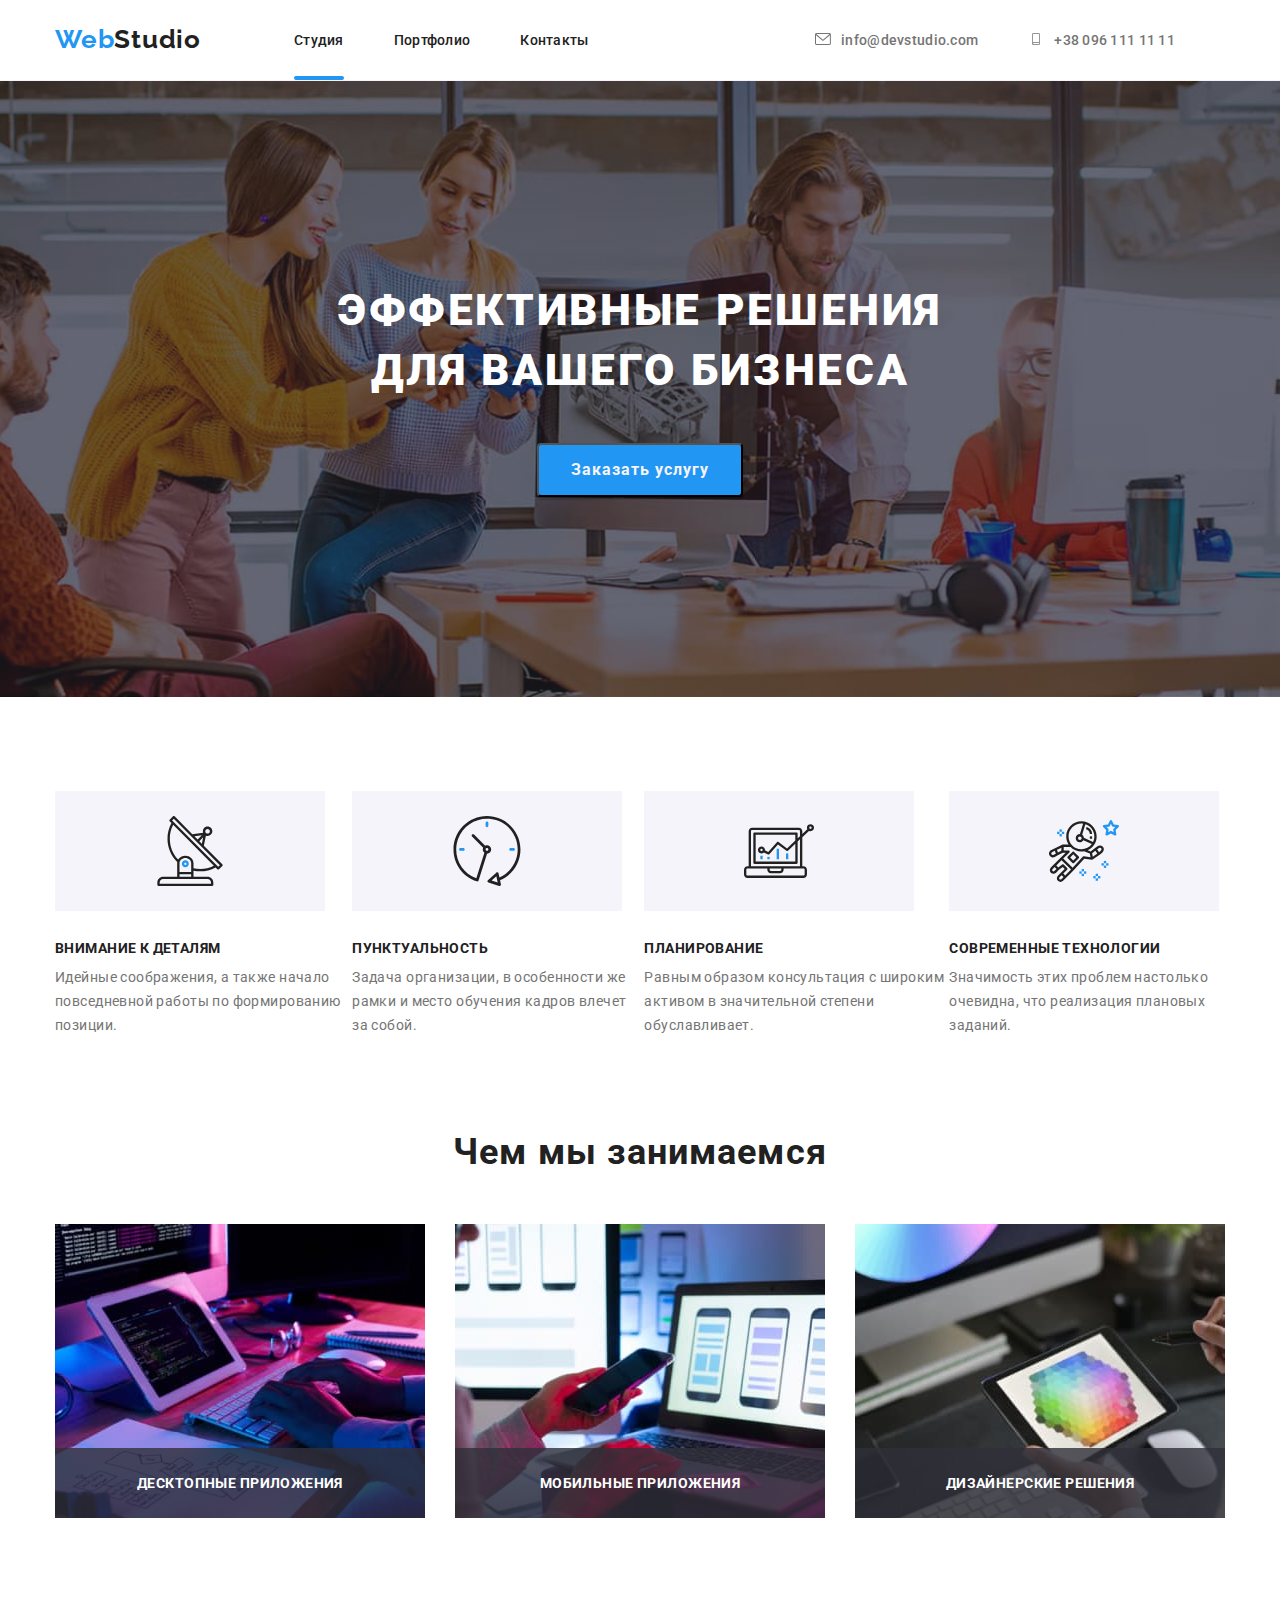
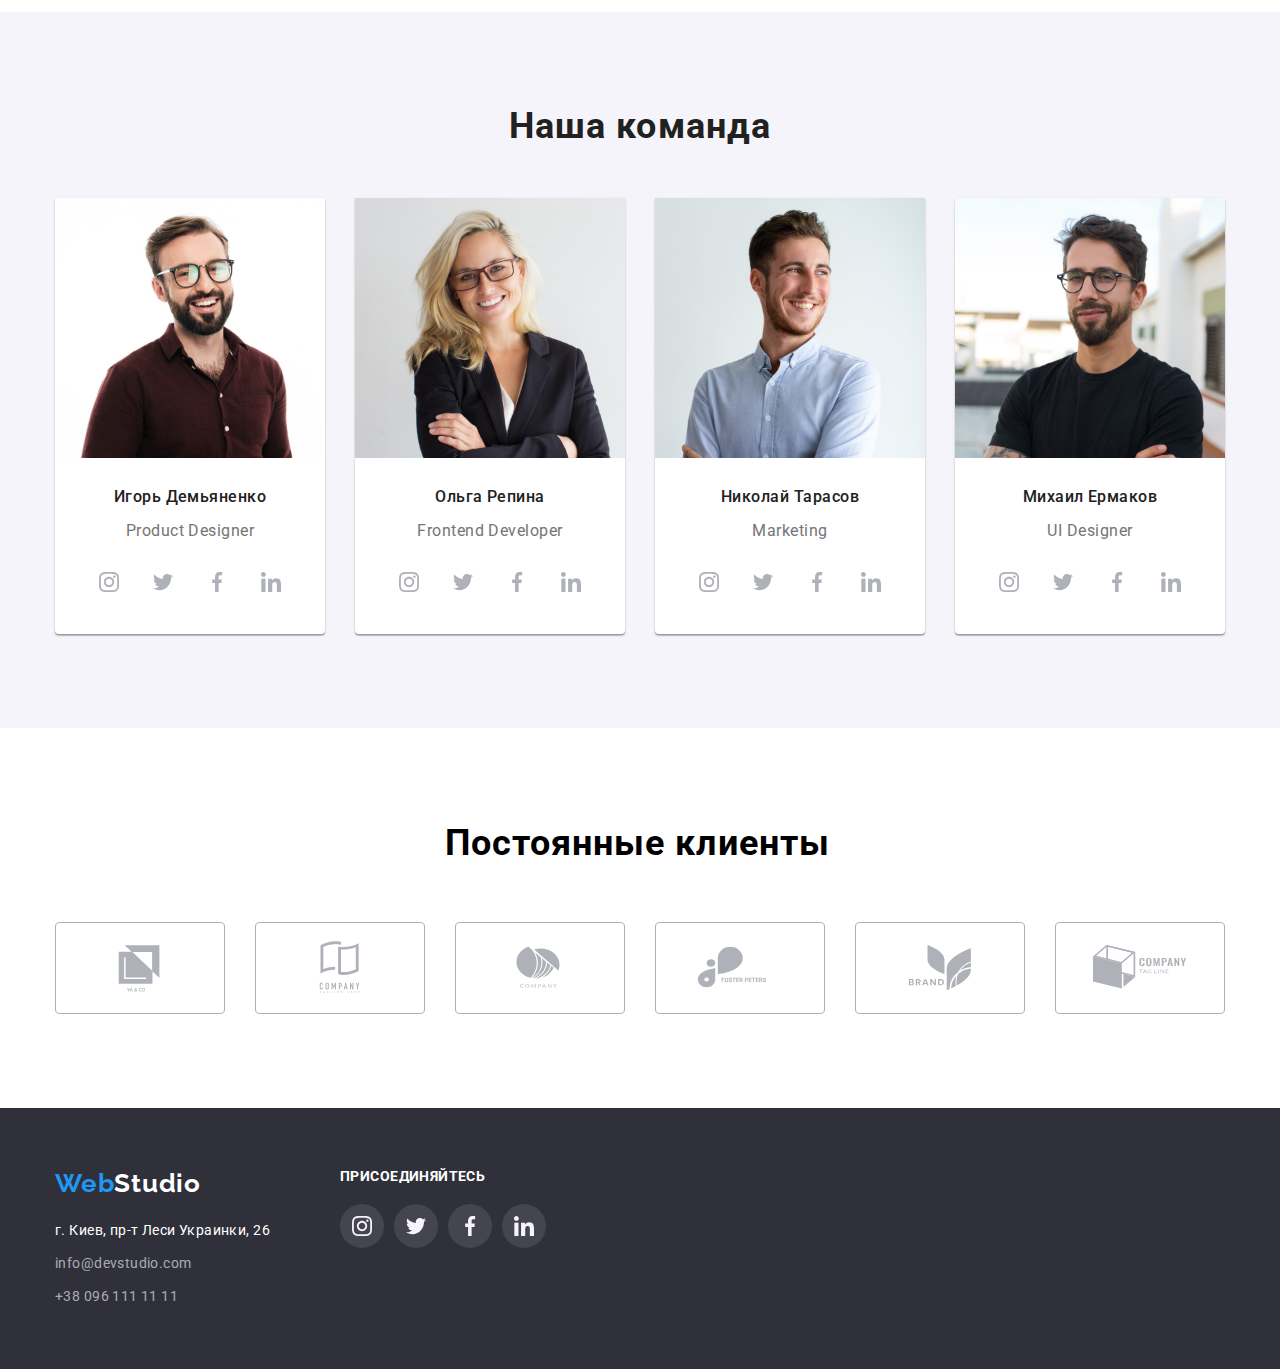
<file: index.html>
<!DOCTYPE html>
<html lang="ru">
<head>
    <meta charset="UTF-8">
    <meta http-equiv="X-UA-Compatible" content="IE=edge">
    <meta name="viewport" content="width=device-width, initial-scale=1.0">
    <title>Document</title>
    <link rel="preconnect" href="https://fonts.googleapis.com">
    <link rel="preconnect" href="https://fonts.gstatic.com" crossorigin>
    <link href="https://fonts.googleapis.com/css2?family=Raleway:wght@700&family=Roboto:wght@400;500;700;900&display=swap" rel="stylesheet">
    <link rel="stylesheet" href="./css/modern-normalize.css">
    <link rel="stylesheet" href="./css/style.css">
</head>
<body>
    <!--header-->
    <header class="header">
        <div class="container header-container">
            <nav class="header-nav">
             <a class="link header-logo" lang="en" href=""><span class="logo-color-header">Web</span>Studio</a>
                <ul class="list header-list">
                    <li><a class="link header-link current" href="./index.html">Студия</a></li>
                    <li><a class="link header-link" href="./portfolio.html">Портфолио</a></li>
                    <li><a class="link header-link" href="">Контакты</a></li>
               </ul>
         </nav>
            <div class="header-communication">
                <ul class="list header-contacts">
                    <li>
                        <a class="link header-contact" href="mailto:info@devstudio.com">
                            <svg 
                                class="icon-contact" 
                                width="16" 
                                height="12">
                            <use href="./images/icon.svg#icon-envelope"></use>
                        </svg>info@devstudio.com</a>
                    </li>
                   <li>
                       <a class="link header-contact" href="tel:+380961111111">
                        <svg 
                            class="icon-contact" 
                            width="16" 
                            height="12">
                            <use href="./images/icon.svg#icon-smartphone"></use>
                        </svg>+38 096 111 11 11</a>
                   </li>
               </ul>
            </div>
        </div>
    </header>
    <main>
        <!--hero-->
        <section class="hero section">
            <div class="conteiner hero-container">
            <h1 class="hero-text">ЭФФЕКТИВНЫЕ РЕШЕНИЯ ДЛЯ ВАШЕГО БИЗНЕСА</h1>
            <button data-modal-open type="button" class="button hero-btn">Заказать услугу</button>
            </div>
        </section>
        <!--under_hero-->
        <section class="section section-uh">
            <div class="container">
                <h2 hidden>Преимущества</h2>
                    <ul class="list uh-list">
                      <li class="uh-title-list">
                        <div><a href="" class="uh-link">
                              <svg 
                                class="icon-uh"
                                width="70"
                                height="70">
                                  <use href="./images/icon.svg#icon-antenna"></use>
                              </svg>
                            </a>
                            <h3 class="uh-title">ВНИМАНИЕ К ДЕТАЛЯМ</h3>
                            <p class="uh-item">Идейные соображения, а также начало повседневной работы по формированию позиции.</p>
                        </div>  
                    </li>
                      <li class="uh-title-list">
                        <div><a href="" class="uh-link">
                            <svg 
                                class="icon-uh" 
                                width="70" 
                                height="70">
                                <use href="./images/icon.svg#icon-clock"></use>
                            </svg>
                        </a>
                        <h3 class="uh-title">ПУНКТУАЛЬНОСТЬ</h3>
                        <p class="uh-item">Задача организации, в особенности же рамки и место обучения кадров влечет за собой.</p>
                        </div>
                    </li>
                       <li class="uh-title-list">
                        <div>
                            <a href="" class="uh-link">
                            <svg 
                                class="icon-uh" 
                                width="70" 
                                height="70">
                                <use href="./images/icon.svg#icon-diagram"></use>
                            </svg>
                        </a>
                        <h3 class="uh-title">ПЛАНИРОВАНИЕ</h3>
                        <p class="uh-item">Равным образом консультация с широким активом в значительной степени обуславливает.</p>
                        </div>
                    </li>
                      <li class="uh-title-list">
                        <div>
                        <a href="" class="uh-link">
                            <svg 
                                class="icon-uh" 
                                width="70" 
                                height="70">
                                <use href="./images/icon.svg#icon-astronaut"></use>
                            </svg>
                        </a>
                        <h3 class="uh-title">СОВРЕМЕННЫЕ ТЕХНОЛОГИИ</h3>
                        <p class="uh-item">Значимость этих проблем настолько очевидна, что реализация плановых заданий.</p>
                        </div>
                    </li>
                 </ul>
            </div>
        </section>
        <!--work-->
        <section class="section work-section">
            <div class="container container-work">
                 <h2 class="paragraph work-paragraph">Чем мы занимаемся</h2>
                 <ul class="list work-item">
                    <li class="work-item-picture">
                        <img src="./images/pc.jpg" alt="пк" width="370" height="294">
                        <p class="work-text">Десктопные приложения</p>
                    </li>
                    <li class="work-item-picture">
                        <img src="./images/smartphone.jpg" alt="смартфон" width="370" height="294">
                        <p class="work-text">Мобильные приложения</p>
                    </li>
                    <li class="work-item-picture">
                        <img src="./images/tablet.jpg" alt="планшет" width="370" height="294">
                        <p class="work-text">Дизайнерские решения</p>
                    </li>
                 </ul>
            </div>
        </section>
        <!--team-->
        <section class="section team-section">
            <div class="container">
                <h2 class="paragraph team-paragraph">Наша команда</h2>
                <div class="container-member">
                    <ul class="list team-list">
                        <li class="team-member-list">
                            <img src="./images/demyanenko.jpg" alt="демьяненко" width="270" height="260">
                            <div>
                                <h3 class="team-title">Игорь Демьяненко</h3>
                                <p lang="en" class="team-member">Product Designer</p>
                                <ul class="list team-socialnetworks-list">
                                    <li class="team-socialnetworks-item">
                                        <a href="" class="socialnetworks">
                                            <svg class="icon-socialnetwork" width="20" height="20">
                                                <use href="./images/icon.svg#icon-instagram">
                                                </use>
                                            </svg>
                                        </a>
                                    </li>
                                    <li class="team-socialnetworks-item">
                                        <a href="" class="socialnetworks">
                                            <svg class="icon-socialnetwork" width="20" height="20">
                                                <use href="./images/icon.svg#icon-twitter">
                                                </use>
                                            </svg>
                                        </a>
                                    </li>
                                    <li class="team-socialnetworks-item">
                                        <a href="" class="socialnetworks">
                                            <svg class="icon-socialnetwork" width="20" height="20">
                                                <use href="./images/icon.svg#icon-facebook">
                                                </use>
                                            </svg>
                                        </a>
                                    </li>
                                    <li class="team-socialnetworks-item">
                                        <a href="" class="socialnetworks">
                                            <svg class="icon-socialnetwork" width="20" height="20">
                                                <use href="./images/icon.svg#icon-linkedin">
                                                </use>
                                            </svg>
                                        </a>
                                    </li>
                                </ul>
                            </div>
                        </li>
                        <li class="team-member-list">
                            <img src="./images/repina.jpg" alt="репина" width="270" height="260">
                            <div>
                            <h3 class="team-title">Ольга Репина</h3>
                            <p lang="en" class="team-member">Frontend Developer</p>
                            <ul class="list team-socialnetworks-list">
                                <li class="team-socialnetworks-item">
                                    <a href="" class="socialnetworks">
                                        <svg class="icon-socialnetwork" width="20" height="20">
                                            <use href="./images/icon.svg#icon-instagram">
                                            </use>
                                        </svg>
                                    </a>
                                </li>
                                <li class="team-socialnetworks-item">
                                    <a href="" class="socialnetworks">
                                        <svg class="icon-socialnetwork" width="20" height="20">
                                            <use href="./images/icon.svg#icon-twitter">
                                            </use>
                                        </svg>
                                    </a>
                                </li>
                                <li class="team-socialnetworks-item">
                                    <a href="" class="socialnetworks">
                                        <svg class="icon-socialnetwork" width="20" height="20">
                                            <use href="./images/icon.svg#icon-facebook">
                                            </use>
                                        </svg>
                                    </a>
                                </li>
                                <li class="team-socialnetworks-item">
                                    <a href="" class="socialnetworks">
                                        <svg class="icon-socialnetwork" width="20" height="20">
                                            <use href="./images/icon.svg#icon-linkedin">
                                            </use>
                                        </svg>
                                    </a>
                                </li>
                            </ul>
                            </div>
                        </li>
                        <li class="team-member-list">
                            <img src="./images/tarasov.jpg" alt="тарасов" width="270" height="260">
                            <div>
                                <h3 class="team-title">Николай Тарасов</h3>
                                <p lang="en" class="team-member">Marketing</p>
                                <ul class="list team-socialnetworks-list">
                                    <li class="team-socialnetworks-item">
                                        <a href="" class="socialnetworks">
                                            <svg class="icon-socialnetwork" width="20" height="20">
                                                <use href="./images/icon.svg#icon-instagram">
                                                </use>
                                            </svg>
                                        </a>
                                    </li>
                                    <li class="team-socialnetworks-item">
                                        <a href="" class="socialnetworks">
                                            <svg class="icon-socialnetwork" width="20" height="20">
                                                <use href="./images/icon.svg#icon-twitter">
                                                </use>
                                            </svg>
                                        </a>
                                    </li>
                                    <li class="team-socialnetworks-item">
                                        <a href="" class="socialnetworks">
                                            <svg class="icon-socialnetwork" width="20" height="20">
                                                <use href="./images/icon.svg#icon-facebook">
                                                </use>
                                            </svg>
                                        </a>
                                    </li>
                                    <li class="team-socialnetworks-item">
                                        <a href="" class="socialnetworks">
                                            <svg class="icon-socialnetwork" width="20" height="20">
                                                <use href="./images/icon.svg#icon-linkedin">
                                                </use>
                                            </svg>
                                        </a>
                                    </li>
                                </ul>
                            </div>
                        </li>
                        <li class="team-member-list">
                            <img src="./images/ermakov.jpg" alt="ермаков" width="270" height="260">
                            <div>
                                <h3 class="team-title">Михаил Ермаков</h3>
                                <p lang="en" class="team-member">UI Designer</p>
                                <ul class="list team-socialnetworks-list">
                                    <li class="team-socialnetworks-item">
                                        <a href="" class="socialnetworks">
                                            <svg class="icon-socialnetwork" width="20" height="20">
                                                <use href="./images/icon.svg#icon-instagram">
                                                </use>
                                            </svg>
                                        </a>
                                    </li>
                                    <li class="team-socialnetworks-item">
                                        <a href="" class="socialnetworks">
                                            <svg class="icon-socialnetwork" width="20" height="20">
                                                <use href="./images/icon.svg#icon-twitter">
                                                </use>
                                            </svg>
                                        </a>
                                    </li>
                                    <li class="team-socialnetworks-item">
                                        <a href="" class="socialnetworks">
                                            <svg class="icon-socialnetwork" width="20" height="20">
                                                <use href="./images/icon.svg#icon-facebook">
                                                </use>
                                            </svg>
                                        </a>
                                    </li>
                                    <li class="team-socialnetworks-item">
                                        <a href="" class="socialnetworks">
                                            <svg class="icon-socialnetwork" width="20" height="20">
                                                <use href="./images/icon.svg#icon-linkedin">
                                                </use>
                                            </svg>
                                        </a>
                                    </li>
                                </ul>
                            </div>
                        </li>
                    </ul>
                </div>
            </div>
        </section>
        <!--our-custumers-->
        <section class="section">
            <div class="container container-custumers">
                <h2 class="custumers-text">Постоянные клиенты</h2>
                <ul class="list custumers-list">
                    <li class="custumers-list-item">
                        <a href="" class="custumers-link">
                            <svg 
                                class="icon-custumers" 
                                width="106" 
                                height="60">
                                <use href="./images/icon.svg#icon-company-yaco"></use>
                            </svg>
                        </a>
                    </li>
                    <li class="custumers-list-item">
                        <a href="" class="custumers-link">
                            <svg 
                                class="icon-custumers" 
                                width="106" 
                                height="60">
                                <use href="./images/icon.svg#icon-company-tagline-here"></use>
                            </svg>
                        </a>
                    </li>
                    <li class="custumers-list-item">
                        <a href="" class="custumers-link">
                            <svg 
                                class="icon-custumers" 
                                width="106" 
                                height="60">
                                <use href="./images/icon.svg#icon-company-circle"></use>
                            </svg>
                        </a>
                    </li>
                    <li class="custumers-list-item">
                        <a href="" class="custumers-link">
                            <svg 
                                class="icon-custumers" 
                                width="106" 
                                height="60">
                                <use href="./images/icon.svg#icon-company-foster"></use>
                            </svg>
                        </a>
                    </li>
                    <li class="custumers-list-item">
                        <a href="" class="custumers-link">
                            <svg 
                                class="icon-custumers" 
                                width="106" 
                                height="60">
                                <use href="./images/icon.svg#icon-company-brand"></use>
                            </svg>
                        </a>
                    </li>
                    <li class="custumers-list-item">
                        <a href="" class="custumers-link">
                            <svg 
                                class="icon-custumers"
                                width="106" 
                                height="60">
                                <use href="./images/icon.svg#icon-company-tagline"></use>
                            </svg>
                        </a>
                    </li>
                </ul>
                </div>
        </section>
    </main>
    <!--footer-->
    <footer class="footer">
        <section class="section section-footer">
            <h2 hidden>footer</h2>
            <div class="container container-footer">
                <div>
                    <a class="link footer-logo" lang="en" href=""><span class="logo-color-footer">Web</span>Studio</a>
                    <address class="adress-footer">
                    <ul class="list footer-list">
                        <li class="footer-link-list">
                            <a class="link footer-link" href="https://goo.gl/maps/SByHTxkLmD4HYPQ19">г. Киев, пр-т Леси Украинки, 26</a>
                        </li>
                        <li class="footer-link-list">
                            <a class="link footer-link adr" href="mailto:info@devstudio.com">info@devstudio.com</a>
                        </li>
                        <li class="footer-link-list">
                            <a class="link footer-link adr" href="tel:+380961111111">+38 096 111 11 11</a>
                        </li>
                    </ul>
                    </address>
                </div>
                <div class="container-footer-socialnetwork">
                <h3 class="footer-socialnetwork-text">ПРИСОЕДИНЯЙТЕСЬ</h3>
                <ul class="list footer-socialnetworks-list">
                    <li class="team-socialnetworks-item">
                        <a href="" class="socialnetworks-footer">
                            <svg 
                                class="icon-socialnetwork-footer" 
                                width="20" 
                                height="20">
                                <use href="./images/icon.svg#icon-instagram">
                                </use>
                            </svg>
                        </a>
                    </li>
                    <li class="team-socialnetworks-item">
                        <a href="" class="socialnetworks-footer">
                            <svg 
                            class="icon-socialnetwork-footer" 
                            width="20" 
                            height="20">
                                <use href="./images/icon.svg#icon-twitter">
                                </use>
                            </svg>
                        </a>
                    </li>
                    <li class="team-socialnetworks-item">
                        <a href="" class="socialnetworks-footer">
                            <svg 
                            class="icon-socialnetwork-footer" 
                            width="20" 
                            height="20">
                                <use href="./images/icon.svg#icon-facebook">
                                </use>
                            </svg>
                        </a>
                    </li>
                    <li class="team-socialnetworks-item">
                        <a href="" class="socialnetworks-footer">
                            <svg 
                            class="icon-socialnetwork-footer" 
                            width="20" 
                            height="20">
                                <use href="./images/icon.svg#icon-linkedin">
                                </use>
                            </svg>
                        </a>
                    </li>
                </ul>
                </div>
            </div>
        </section>
    </footer>
    <!--modal-->
    <div class="backdrop is-hidden" data-modal>
        <div class="modal">
            <button type="button" class="modal-close" data-modal-close>
                <svg class="modal-close-icon"
                 width="11" 
                 height="11"
                 top="3px"
                 left= "4px">
                    <use href="./images/icon.svg#icon-close-black-18dp-2-1"></use>
                </svg>
            </button>
        </div>
    </div>
    <script src="./js/modal.js"></script>
</body>
</html>
</file>
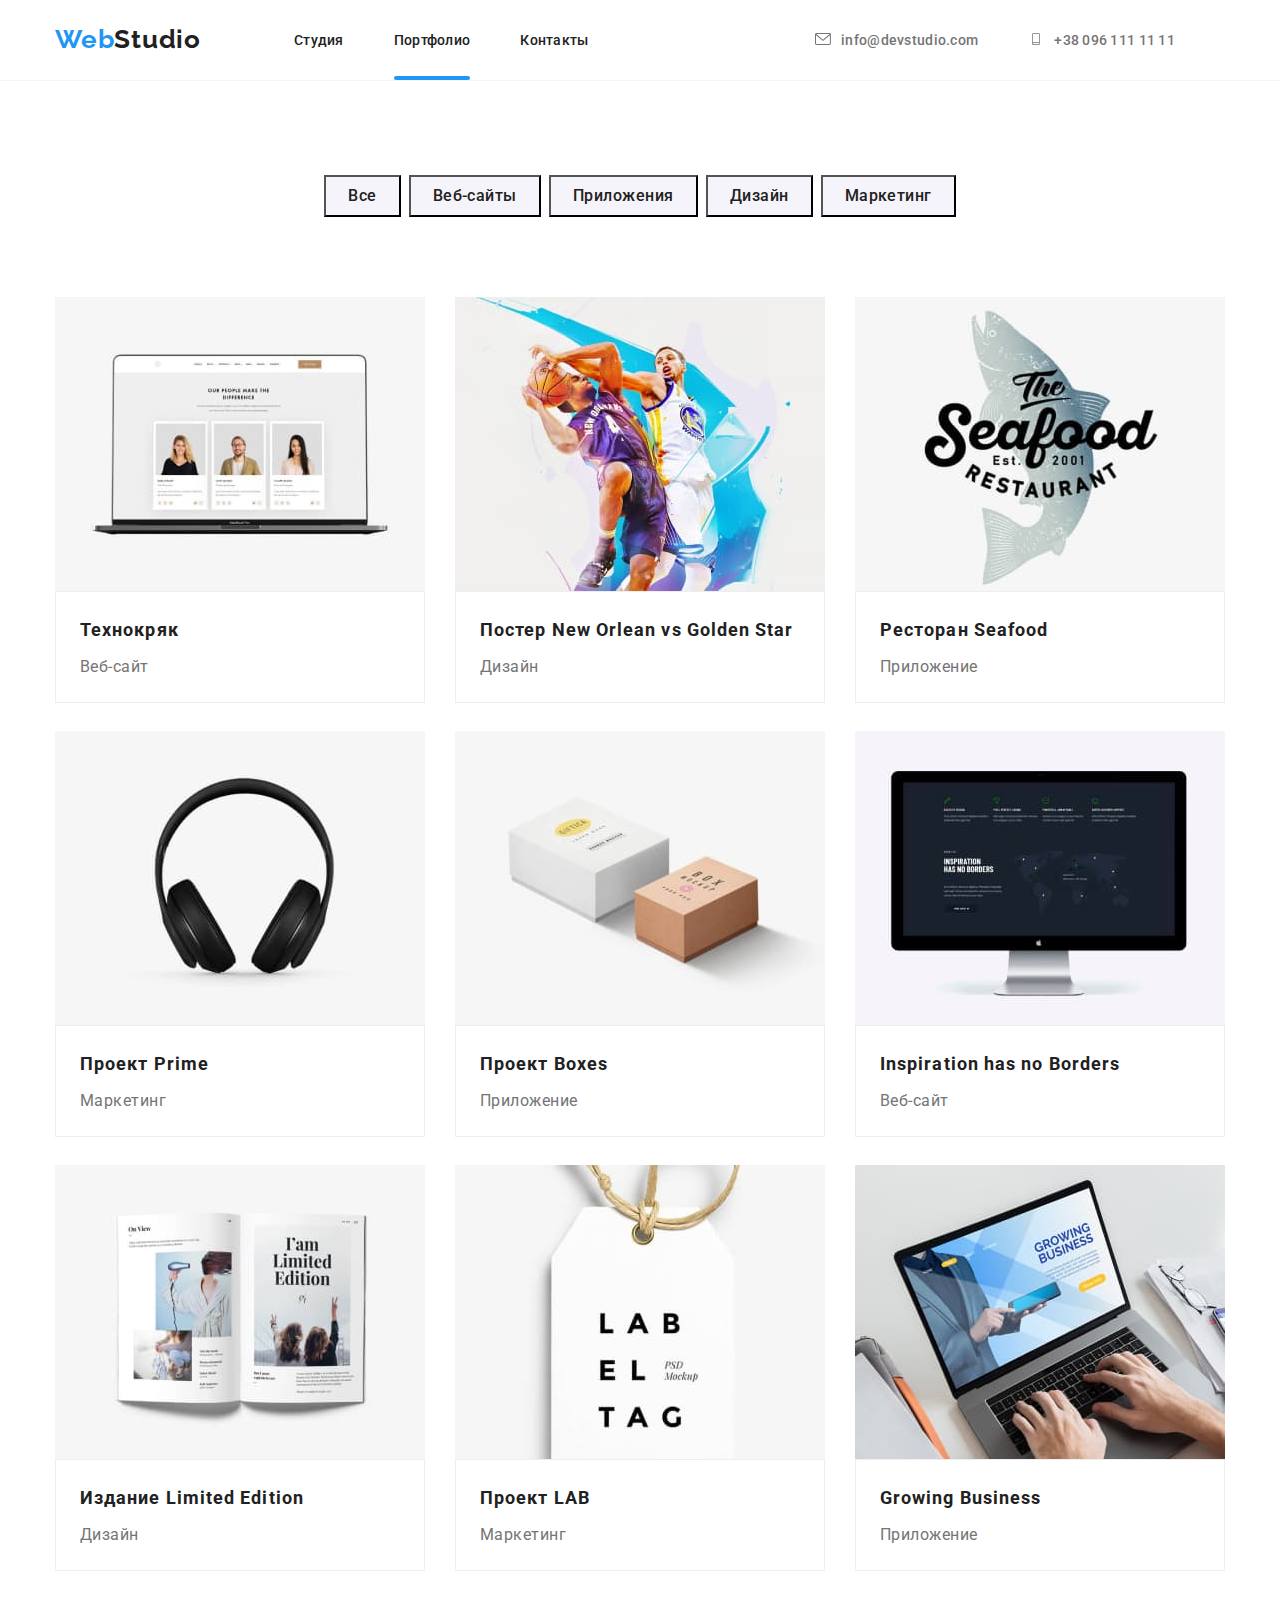
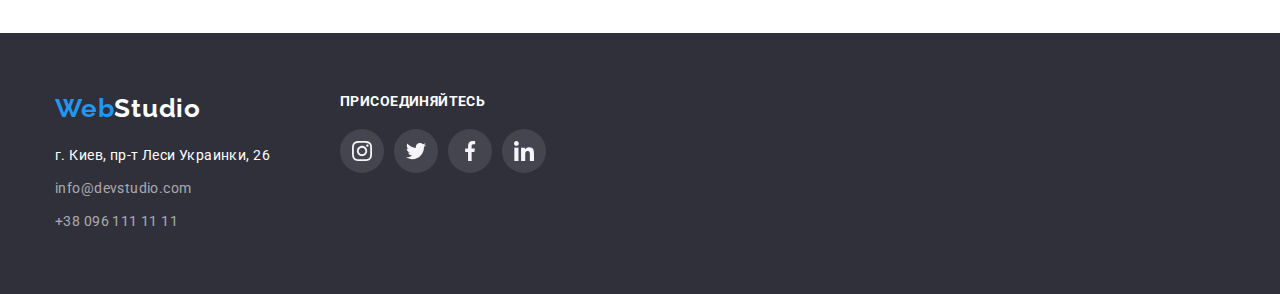
<file: portfolio.html>
<!DOCTYPE html>
<html lang="ru">

<head>
    <meta charset="UTF-8">
    <meta http-equiv="X-UA-Compatible" content="IE=edge">
    <meta name="viewport" content="width=device-width, initial-scale=1.0">
    <title>Document</title>
    <link rel="preconnect" href="https://fonts.googleapis.com">
    <link rel="preconnect" href="https://fonts.gstatic.com" crossorigin>
    <link
        href="https://fonts.googleapis.com/css2?family=Raleway:wght@700&family=Roboto:wght@400;500;700;900&display=swap"
        rel="stylesheet">
    <link rel="stylesheet" href="./css/modern-normalize.css">
    <link rel="stylesheet" href="./css/style.css">
</head>

<body>
    <!--header-->
    <header class="header">
        <div class="container header-container">
            <nav class="header-nav">
                <a class="link header-logo" lang="en" href=""><span class="logo-color-header">Web</span>Studio</a>
                <ul class="list header-list">
                    <li><a class="link header-link" href="./index.html">Студия</a></li>
                    <li><a class="link header-link current" href="./portfolio.html">Портфолио</a></li>
                    <li><a class="link header-link" href="">Контакты</a></li>
                </ul>
            </nav>
            <div class="header-communication">
                <ul class="list header-contacts">
                    <li>
                        <a class="link header-contact" href="mailto:info@devstudio.com">
                            <svg class="icon-contact" width="16" height="12">
                                <use href="./images/icon.svg#icon-envelope"></use>
                            </svg>info@devstudio.com</a>
                    </li>
                    <li>
                        <a class="link header-contact" href="tel:+380961111111">
                            <svg class="icon-contact" width="16" height="12">
                                <use href="./images/icon.svg#icon-smartphone"></use>
                            </svg>+38 096 111 11 11</a>
                    </li>
                </ul>
            </div>
        </div>
    </header>
    <main>
        <section class="section">
            <div class="container">
                <!--works_buttons-->
                <ul class="list button-style">
                    <li class="btn-potfolio"><button type="button" class="button-list">Все</button></li>
                    <li class="btn-potfolio"><button type="button" class="button-list">Веб-сайты</button></li>
                    <li class="btn-potfolio"><button type="button" class="button-list">Приложения</button></li>
                    <li class="btn-potfolio"><button type="button" class="button-list">Дизайн</button></li>
                    <li class="btn-potfolio"><button type="button" class="button-list">Маркетинг</button></li>
                </ul>
                <!--our_works-->
                <ul class="list work-portfolio">
                    <li class="work-portfolio-link">
                        <div class="portfolio-our-works">
                            <a href="" class="link link-portfolio"></a>
                            <div class="portfolio-overlay">
                                <img src="./images/second_list/technocr.jpg" alt="технокряк" width="370" height="294">
                                <p class="overlay-text">Технокряк это современная площадка распространения коронавируса. Компании используют эту платформу для цифрового
                                шпионажа и атак на защищённые сервера конкурентов.</p>
                            </div>
                            <div class="description-works">
                                <h3 class="works-title">Технокряк</h3>
                                <p class="works-item">Веб-сайт</p>
                            </div>
                        </div>
                        </a>
                    </li>
                    <li class="work-portfolio-link">
                        <div class="portfolio-our-works">
                            <a href="" class="link link-portfolio"></a>
                                <div class="portfolio-overlay">
                                    <img src="./images/second_list/design.jpg" alt="постер" width="370" height="294">
                                    <p class="overlay-text">Технокряк это современная площадка распространения коронавируса. Компании используют эту
                                    платформу для цифрового
                                    шпионажа и атак на защищённые сервера конкурентов.</p>
                                </div>
                                <div class="description-works">
                                    <h3 class="works-title">Постер<span lang="en"> New Orlean vs Golden Star</span></h3>
                                     <p class="works-item">Дизайн</p>
                                </div>
                            </a>
                        </div>
                    </li>
                    <li class="work-portfolio-link">
                        <div class="portfolio-our-works">
                            <div class="portfolio-overlay">
                            <a href="" class="link link-portfolio">
                                <img src="./images/second_list/application.jpg" alt="ресторан" width="370" height="294">
                            <p class="overlay-text">Технокряк это современная площадка распространения коронавируса. Компании используют эту
                                платформу для цифрового
                                шпионажа и атак на защищённые сервера конкурентов.</p>
                            </div>
                            <div class="description-works">
                                <h3 class="works-title">Ресторан <span lang="en">Seafood</span></h3>
                                <p class="works-item">Приложение</p>
                            </div>
                            </a>
                        </div>
                    </li>
                    <li class="work-portfolio-link">
                        <div class="portfolio-our-works">
                            <a href="" class="link link-portfolio">
                                <div class="portfolio-overlay">
                                <img src="./images/second_list/marketing.jpg" alt="наушники" width="370" height="294">
                                <p class="overlay-text">Технокряк это современная площадка распространения коронавируса. Компании используют эту
                                    платформу для цифрового
                                    шпионажа и атак на защищённые сервера конкурентов.</p>
                                </div>
                                <div class="description-works">
                                    <h3 class="works-title">Проект <span lang="en">Prime</span></h3>
                                    <p class="works-item">Маркетинг</p>
                                </div>
                            </a>
                        </div>
                    </li>
                    <li class="work-portfolio-link">
                        <div class="portfolio-our-works">
                            <a href="" class="link link-portfolio">
                                <div class="portfolio-overlay">
                                <img src="./images/second_list/appl_block.jpg" alt="блоки" width="370" height="294">
                                <p class="overlay-text">Технокряк это современная площадка распространения коронавируса. Компании используют эту
                                    платформу для цифрового
                                    шпионажа и атак на защищённые сервера конкурентов.</p>
                                </div>
                                <div class="description-works">
                                    <h3 class="works-title">Проект <span lang="en">Boxes</span></h3>
                                    <p class="works-item">Приложение</p>
                                </div>
                            </a>
                        </div>
                    </li>
                    <li class="work-portfolio-link">
                        <div class="portfolio-our-works">
                            <a href="" class="link link-portfolio">
                                <div class="portfolio-overlay">
                                <img src="./images/second_list/web_site.jpg" alt="веб-сайт" width="370" height="294">
                                <p class="overlay-text">Технокряк это современная площадка распространения коронавируса. Компании используют эту
                                    платформу для цифрового
                                    шпионажа и атак на защищённые сервера конкурентов.</p>
                                </div>
                                <div class="description-works">
                                    <h3 class="works-title" lang="en">Inspiration has no Borders</h3>
                                    <p class="works-item">Веб-сайт</p>
                                </div>
                            </a>
                        </div>
                    </li>
                    <li class="work-portfolio-link">
                        <div class="portfolio-our-works">
                            <a href="" class="link link-portfolio">
                                <div class="portfolio-overlay">
                                <img src="./images/second_list/design_book.jpg" alt="книга" width="370" height="294">
                                <p class="overlay-text">Технокряк это современная площадка распространения коронавируса. Компании используют эту
                                    платформу для цифрового
                                    шпионажа и атак на защищённые сервера конкурентов.</p>
                                </div>
                                <div class="description-works">
                                    <h3 class="works-title">Издание <span lang="en">Limited Edition</span></h3>
                                    <p class="works-item">Дизайн</p>
                                </div>
                            </a>
                        </div>
                    </li>
                    <li class="work-portfolio-link">
                        <div class="portfolio-our-works">
                            <a href="" class="link link-portfolio">
                                <div class="portfolio-overlay">
                                <img src="./images/second_list/marketinng_label.jpg" alt="лейбел" width="370"
                                    height="294">
                                <p class="overlay-text">Технокряк это современная площадка распространения коронавируса. Компании используют эту
                                    платформу для цифрового
                                    шпионажа и атак на защищённые сервера конкурентов.</p>
                                </div>
                                <div class="description-works">
                                    <h3 class="works-title">Проект <span lang="en">LAB</span></h3>
                                    <p class="works-item">Маркетинг</p>
                                </div>
                            </a>
                        </div>
                    </li>
                    <li class="work-portfolio-link">
                        <div class="portfolio-our-works">
                            <a href="" class="link link-portfolio">
                                <div class="portfolio-overlay">
                                <img src="./images/second_list/appl_laptop.jpg" alt="ноутбук" width="370" height="294">
                                <p class="overlay-text">Технокряк это современная площадка распространения коронавируса. Компании используют эту
                                    платформу для цифрового
                                    шпионажа и атак на защищённые сервера конкурентов.</p>
                                </div>
                                <div class="description-works">
                                    <h3 class="works-title" lang="en">Growing Business</h3>
                                    <p class="works-item">Приложение</p>
                                </div>
                            </a>
                        </div>
                    </li>
                </ul>
            </div>
        </section>
    </main>
<footer class="footer">
    <section class="section section-footer">
        <h2 hidden>footer</h2>
        <div class="container container-footer">
            <div>
                <a class="link footer-logo" lang="en" href=""><span class="logo-color-footer">Web</span>Studio</a>
                <address class="adress-footer">
                    <ul class="list footer-list">
                        <li class="footer-link-list">
                            <a class="link footer-link" href="https://goo.gl/maps/SByHTxkLmD4HYPQ19">г. Киев, пр-т Леси
                                Украинки, 26</a>
                        </li>
                        <li class="footer-link-list">
                            <a class="link footer-link adr" href="mailto:info@devstudio.com">info@devstudio.com</a>
                        </li>
                        <li class="footer-link-list">
                            <a class="link footer-link adr" href="tel:+380961111111">+38 096 111 11 11</a>
                        </li>
                    </ul>
                </address>
            </div>
            <div class="container-footer-socialnetwork">
                <h3 class="footer-socialnetwork-text">ПРИСОЕДИНЯЙТЕСЬ</h3>
                <ul class="list footer-socialnetworks-list">
                    <li class="team-socialnetworks-item">
                        <a href="" class="socialnetworks-footer">
                            <svg class="icon-socialnetwork-footer" width="20" height="20">
                                <use href="./images/icon.svg#icon-instagram">
                                </use>
                            </svg>
                        </a>
                    </li>
                    <li class="team-socialnetworks-item">
                        <a href="" class="socialnetworks-footer">
                            <svg class="icon-socialnetwork-footer" width="20" height="20">
                                <use href="./images/icon.svg#icon-twitter">
                                </use>
                            </svg>
                        </a>
                    </li>
                    <li class="team-socialnetworks-item">
                        <a href="" class="socialnetworks-footer">
                            <svg class="icon-socialnetwork-footer" width="20" height="20">
                                <use href="./images/icon.svg#icon-facebook">
                                </use>
                            </svg>
                        </a>
                    </li>
                    <li class="team-socialnetworks-item">
                        <a href="" class="socialnetworks-footer">
                            <svg class="icon-socialnetwork-footer" width="20" height="20">
                                <use href="./images/icon.svg#icon-linkedin">
                                </use>
                            </svg>
                        </a>
                    </li>
                </ul>
            </div>
        </div>
    </section>
</footer>
</body>

</html>
</file>
<file: css/style.css>
:root {
  --main-text-color: #757575;
  --accent-text-color: #212121;
  --second-text-color: #fff;
  --active-text-color: #2196f3;
  --main-button-color: #2196f3;
  --background-team: #f5f4fa;
  --icon-socialnetwork-color: #afb1b8;
}
p,
h1,
h2,
h3,
h4,
h5,
h6 {
  margin: 0;
}

ul {
  margin: 0;
  padding: 0;
}

img {
  display: block;
  max-width: 100%;
  height: auto;
}

body {
  font-family: "roboto", "sans-serif";
}

.list {
  list-style: none;
}

.link {
  text-decoration: none;
  font-style: normal;
}

.container {
  width: 1200px;
  padding-left: 15px;
  padding-right: 15px;
  margin: 0 auto;
}

.section {
  padding-top: 94px;
  padding-bottom: 94px;
}

/*header*/
.header {
  border-bottom: 1px solid var(--background-team);
}

.header-link {
  font-weight: 500;
  font-size: 14px;
  line-height: 1.14;
  letter-spacing: 0.02em;
  color: var(--accent-text-color);
  padding-top: 32px;
  padding-bottom: 32px;
  transition: color 250ms cubic-bezier(0.4, 0, 0.2, 1);
  position: relative;
  margin-right: 50px;
}

.header-link.current::after {
  content: "";
  width: 100%;
  height: 4px;
  left: 0;
  bottom: 0;
  border-radius: 2px;
  position: absolute;
  background-color: var(--main-button-color);
  transition: opacity 250ms cubic-bezier(0.4, 0, 0.2, 1);
}

.header-list :hover,
.header-list :focus {
  color: var(--active-text-color);
}

.header-nav {
  display: flex;
  align-items: center;
}

.header-container {
  display: flex;
  align-items: center;
}

.header-list {
  display: flex;
}

.header-communication {
  margin-left: auto;
}

.header .header-contact {
  font-weight: 500;
  font-size: 14px;
  line-height: 1.14;
  color: var(--main-text-color);
  letter-spacing: 0.02em;
  transition: color 250ms cubic-bezier(0.4, 0, 0.2, 1);
}

.header-contact:hover,
.header-contact:focus {
  color: var(--active-text-color);
}

.icon-contact {
  fill: var(--main-text-color);
  margin-right: 10px;
  transition: color 250ms cubic-bezier(0.4, 0, 0.2, 1);
}

.header-contact:hover .icon-contact,
.header-contact:focus .icon-contact {
  fill: var(--active-text-color);
}

.header-contact {
  padding-top: 32px;
  padding-bottom: 32px;
  margin-right: 50px;
}

.header-contacts {
  display: flex;
}

.header-logo {
  font-family: Raleway;
  font-weight: 700;
  font-size: 26px;
  line-height: 1.19;
  letter-spacing: 0.03em;
  color: var(--accent-text-color);
  margin-right: 93px;
  padding-top: 24px;
  padding-bottom: 25px;
}

.logo-color-header {
  color: var(--active-text-color);
}

/*------main-----*/
.hero {
  background-color: #2f303a;
  background-image: linear-gradient(
      rgba(47, 48, 58, 0.4),
      rgba(47, 48, 58, 0.4)
    ),
    url(../images/hero-background.jpg);
  background-repeat: no-repeat;
  background-position: center;
  background-size: cover;
  font-weight: 900;
  font-size: 44px;
  line-height: 1.36;
  letter-spacing: 0.06em;
  color: var(--second-text-color);
  padding-top: 200px;
  padding-bottom: 200px;
  text-align: center;
}

.hero-container {
  flex-grow: 1;
}

.hero-text {
  font-family: Roboto;
  font-weight: 900;
  font-size: 44px;
  line-height: 1.36;
  margin-bottom: 30px;
  width: 696px;
  margin-left: auto;
  margin-right: auto;
}

.button {
  font-family: inherit;
  font-weight: 700;
  font-size: 16px;
  line-height: 1.87;
  letter-spacing: 0.06em;
  color: var(--accent-text-color);
}

.hero-btn {
  padding: 10px 32px 10px 32px;
  min-width: 200px;
  min-height: 50px;
  color: var(--background-team);
  background-color: var(--active-text-color);
  box-shadow: 0px 3px 1px rgba(0, 0, 0, 0.1), 0px 1px 2px rgba(0, 0, 0, 0.08),
    0px 2px 2px rgba(0, 0, 0, 0.12);
  border-radius: 4px;
  transition: color 250ms cubic-bezier(0.4, 0, 0.2, 1);
}

.hero-btn:focus,
.hero-btn:hover {
  color: var(--second-text-color);
  background: var(--main-button-color);
  box-shadow: 0px 3px 1px rgba(0, 0, 0, 0.1), 0px 1px 2px rgba(0, 0, 0, 0.08),
    0px 2px 2px rgba(0, 0, 0, 0.12);
  border-radius: 4px;
}

.button-list {
  font-family: inherit;
  font-weight: 500;
  font-size: 16px;
  line-height: 1.62;
  letter-spacing: 0.03em;
  cursor: pointer;
  padding: 6px 22px;
}

/*under-hero*/
.uh-link {
  width: 100%;
  height: 100%;
  background-color: var(--background-team);
  display: flex;
  align-items: center;
  justify-content: center;
  width: 270px;
  height: 120px;
}

.uh-list {
  display: flex;
}

.uh-title {
  font-weight: 700;
  font-size: 14px;
  line-height: 1.14;
  letter-spacing: 0.03em;
  color: var(--accent-text-color);
  padding-top: 30px;
  padding-bottom: 10px;
}

.uh-item {
  font-size: 14px;
  line-height: 1.71;
  letter-spacing: 0.03em;
  color: var(--main-text-color);
}

/*work*/
.work-item-picture {
  position: relative;
}

.work-text {
  position: absolute;
  bottom: 0;
  left: 0;
  font-weight: 700;
  font-size: 14px;
  line-height: 16px;
  text-align: center;
  letter-spacing: 0.03em;
  text-transform: uppercase;
  color: var(--second-text-color);
  background-color: rgba(47, 48, 58, 0.8);
  width: 370px;
  height: 70px;
  display: flex;
  align-items: center;
  justify-content: center;
}

.paragraph {
  font-weight: 700;
  font-size: 36px;
  line-height: 1.16;
  letter-spacing: 0.03em;
  color: var(--accent-text-color);
  margin-bottom: 50px;
}
.work-section {
  padding-top: 0px;
}

.work-paragraph {
  text-align: center;
}

.work-item {
  display: flex;
  text-align: center;
  margin-right: -30px;
}

.work-item-picture {
  margin-right: 30px;
}

/*---work-buttons---*/

.button-style {
  display: flex;
  justify-content: center;
  margin-bottom: 50px;
  border-radius: 4px;
  cursor: pointer;
}

.button-list {
  color: var(--accent-text-color);
  background-color: var(--background-team);
}

.button-list {
  transition: color, background-color,
    box-shadow 250ms cubic-bezier(0.4, 0, 0.2, 1);
}

.button-list:focus,
.button-list:hover {
  color: var(--second-text-color);
  background-color: var(--main-button-color);
  box-shadow: 0px 3px 1px rgba(0, 0, 0, 0.1), 0px 1px 2px rgba(0, 0, 0, 0.08),
    0px 2px 2px rgba(0, 0, 0, 0.12);
  border-radius: 4px;
}

.btn-potfolio:not(:last-child) {
  padding-right: 8px;
}

/*---our-works---*/

.portfolio-our-works {
  width: 370px;
  height: 404px;
}

.portfolio-overlay {
  position: relative;
  overflow: hidden;
}

.overlay-text {
  position: absolute;
  top: 0;
  left: 0;
  background-color: rgba(33, 150, 243, 0.5);
  padding: 40px;
  height: 100%;
  color: #ffffff;
  font-size: 18px;
  line-height: 28px;
  letter-spacing: 0.03em;
  transform: translateY(100%);
  transition: transform 250ms cubic-bezier(0.4, 0, 0.2, 1);
}

.portfolio-overlay:hover .overlay-text {
  transform: translateY(0);
}

/*.portfolio-overlay::before {
  position: absolute;
  content: "";
  width: 100%;
  height: 100%;
  background-color: rgba(33, 150, 243, 0.5);
  opacity: 0;
}*/

.portfolio-overlay:hover::before,
.portfolio-overlay:focus::before {
  opacity: 1;
}

.link-portfolio {
  display: block;
  transition: border, box-shadow 250ms cubic-bezier(0.4, 0, 0.2, 1);
}

.work-portfolio {
  display: flex;
  flex-wrap: wrap;
  margin-left: -30px;
  margin-bottom: -30px;
}

.work-portfolio-link {
  margin-left: 30px;
  margin-top: 30px;
  display: block;
}

.portfolio-our-works:hover,
.portfolio-our-works:focus {
  border: 1px solid #eeeeee;
  box-sizing: border-box;
  box-shadow: 0px 1px 1px rgba(0, 0, 0, 0.12), 0px 4px 4px rgba(0, 0, 0, 0.06),
    1px 4px 6px rgba(0, 0, 0, 0.16);
  opacity: 1;
}

.description-works {
  padding: 20px 24px;
  background: #ffffff;
  border: 1px solid #eeeeee;
  box-sizing: border-box;
}

.works-title {
  font-weight: 700;
  font-size: 18px;
  line-height: 2;
  letter-spacing: 0.06em;
  color: var(--accent-text-color);
}

.works-item {
  font-weight: 400;
  font-size: 16px;
  line-height: 1.87;
  letter-spacing: 0.03em;
  color: var(--main-text-color);
  padding-top: 4px;
}
/*---team---*/
.team-list {
  display: flex;
}

.container-member {
  display: flex;
  justify-content: space-between;
}

.team-paragraph {
  text-align: center;
}

.team-section {
  background-color: var(--background-team);
  display: flex;
}

.team-title {
  font-weight: 500;
  font-size: 16px;
  line-height: 1.18;
  letter-spacing: 0.03em;
  color: var(--accent-text-color);
  margin-top: 30px;
}
.team-member-list {
  background: var(--second-text-color);
  box-shadow: 0px 1px 3px rgba(0, 0, 0, 0.12), 0px 1px 1px rgba(0, 0, 0, 0.14),
    0px 2px 1px rgba(0, 0, 0, 0.2);
  border-radius: 0px 0px 4px 4px;
  text-align: center;
}

.team-member-list:not(:last-child) {
  margin-right: 30px;
}

.team-member {
  font-style: regular;
  font-size: 16px;
  line-height: 1.71;
  letter-spacing: 0.03em;
  color: var(--main-text-color);
  margin-top: 10px;
}

.team-description {
  margin: 30px 32px;
}

.team-socialnetworks-list {
  display: flex;
  justify-content: center;
  margin-top: 16px;
  margin-bottom: 30px;
}

.team-socialnetworks-item {
  width: 44px;
  height: 44px;
  border-radius: 50%;
}

.team-socialnetworks-item:not(:last-child) {
  margin-right: 10px;
}

.socialnetworks {
  width: 100%;
  height: 100%;
  border-radius: 50%;
  background-color: var(--second-text-color);
  display: flex;
  align-items: center;
  justify-content: center;
  transition: background-color, 250ms cubic-bezier(0.4, 0, 0.2, 1);
}

.icon-socialnetwork {
  transition: fill, 250ms cubic-bezier(0.4, 0, 0.2, 1);
}

.socialnetworks:hover,
.socialnetworks:focus {
  background-color: var(--active-text-color);
}

.icon-socialnetwork {
  fill: var(--icon-socialnetwork-color);
}

.socialnetworks:hover .icon-socialnetwork,
.socialnetworks:focus .icon-socialnetwork {
  fill: var(--second-text-color);
}

/*---our-custumers---*/

.custumers-text {
  width: 391px;
  height: 42px;
  left: 606px;
  top: 2401px;
  font-weight: 700;
  font-size: 36px;
  line-height: 42px;
  text-align: center;
  letter-spacing: 0.03em;
  margin-left: auto;
  margin-right: auto;
  padding-bottom: 50px;
  display: flex;
}

.custumers-list {
  display: flex;
  margin-top: 50px;
}

.custumers-list-item {
  width: 170px;
  height: 92px;
}

.custumers-link {
  width: 100%;
  height: 100%;
  background-color: var(--second-text-color);
  border: 1px solid var(--icon-socialnetwork-color);
  border-radius: 4px;
  display: flex;
  align-items: center;
  justify-content: center;
}

.custumers-link {
  transition: border 250ms cubic-bezier(0.4, 0, 0.2, 1);
}

.icon-custumers {
  transition: fill, 250ms cubic-bezier(0.4, 0, 0.2, 1);
}

.custumers-link:focus,
.custumers-link:hover {
  border: 1px solid var(--main-button-color);
}

.custumers-link:hover .icon-custumers,
.custumers-link:focus .icon-custumers {
  fill: var(--main-button-color);
}

.icon-custumers {
  fill: var(--icon-socialnetwork-color);
}
.custumers-list-item:not(:last-child) {
  margin-right: 30px;
}

.footer {
  background-color: #2f303a;
}

.section-footer {
  padding: 60px 0;
  display: flex;
}

.container-footer {
  display: flex;
}

.footer-socialnetworks-list {
  display: flex;
  margin-top: 20px;
}

.container-footer-socialnetwork {
  width: 206px;
  height: 80px;
  margin-left: 70px;
}

.socialnetworks-footer {
  width: 100%;
  height: 100%;
  border-radius: 50%;
  background: rgba(255, 255, 255, 0.1);
  display: flex;
  align-items: center;
  justify-content: center;
  transition: background-color, 250ms cubic-bezier(0.4, 0, 0.2, 1);
}

.icon-socialnetwork-footer {
  fill: var(--background-team);
}

.socialnetworks-footer:hover,
.socialnetworks-footer:focus {
  background: var(--main-button-color);
}

.footer-socialnetwork-text {
  width: 145px;
  height: 16px;
  font-weight: 700;
  font-size: 14px;
  line-height: 16px;
  letter-spacing: 0.03em;
  color: var(--second-text-color);
}

.footer-logo {
  font-family: Raleway;
  font-weight: 700;
  font-size: 26px;
  line-height: 1.19;
  letter-spacing: 0.03em;
  color: var(--second-text-color);
}
.adress-footer {
  margin-top: 20px;
}

.logo-color-footer {
  color: var(--active-text-color);
}

.footer-link {
  font-weight: normal;
  font-size: 14px;
  line-height: 1.71;
  letter-spacing: 0.03em;
  color: var(--second-text-color);
  transition: color 250ms cubic-bezier(0.4, 0, 0.2, 1);
}

.footer-link-list:not(:last-child) {
  margin-bottom: 9px;
}

.adr {
  color: rgba(255, 255, 255, 0.6);
}

.footer-list :hover,
.footer-list :focus {
  color: var(--active-text-color);
}

/*---backdrop---*/

.backdrop {
  width: 100%;
  height: 100%;
  background-color: rgb(0, 0, 0, 0.2);
  position: fixed;
  top: 0;
  transition: opacity 1000ms, visibility 1000ms;
}

.backdrop.is-hidden .modal {
  transform: scale(1.7) rotate(90deg);
  transition: transform 500ms;
}

.modal {
  position: absolute;
  top: 50%;
  left: 50%;
  width: 528px;
  min-height: 581px;
  background-color: #fff;
  border-radius: 4px;
  box-shadow: 0px 1px 3px rgba(0, 0, 0, 0.12), 0px 1px 1px rgba(0, 0, 0, 0.14),
    0px 2px 1px rgba(0, 0, 0, 0.2);
  border-radius: 4px;
  transform: translate(-50%, -50%) scale(1) rotate(0);
  transition: transform 500ms;
}

.modal-close {
  width: 30px;
  height: 30px;
  background-color: #fff;
  border: 1px solid rgba(0, 0, 0, 0.1);
  box-sizing: border-box;
  border-radius: 50%;
  position: absolute;
  right: 8px;
  top: 8px;
}

.is-hidden {
  visibility: hidden;
  opacity: 0;
  pointer-events: none;
}
</file>
